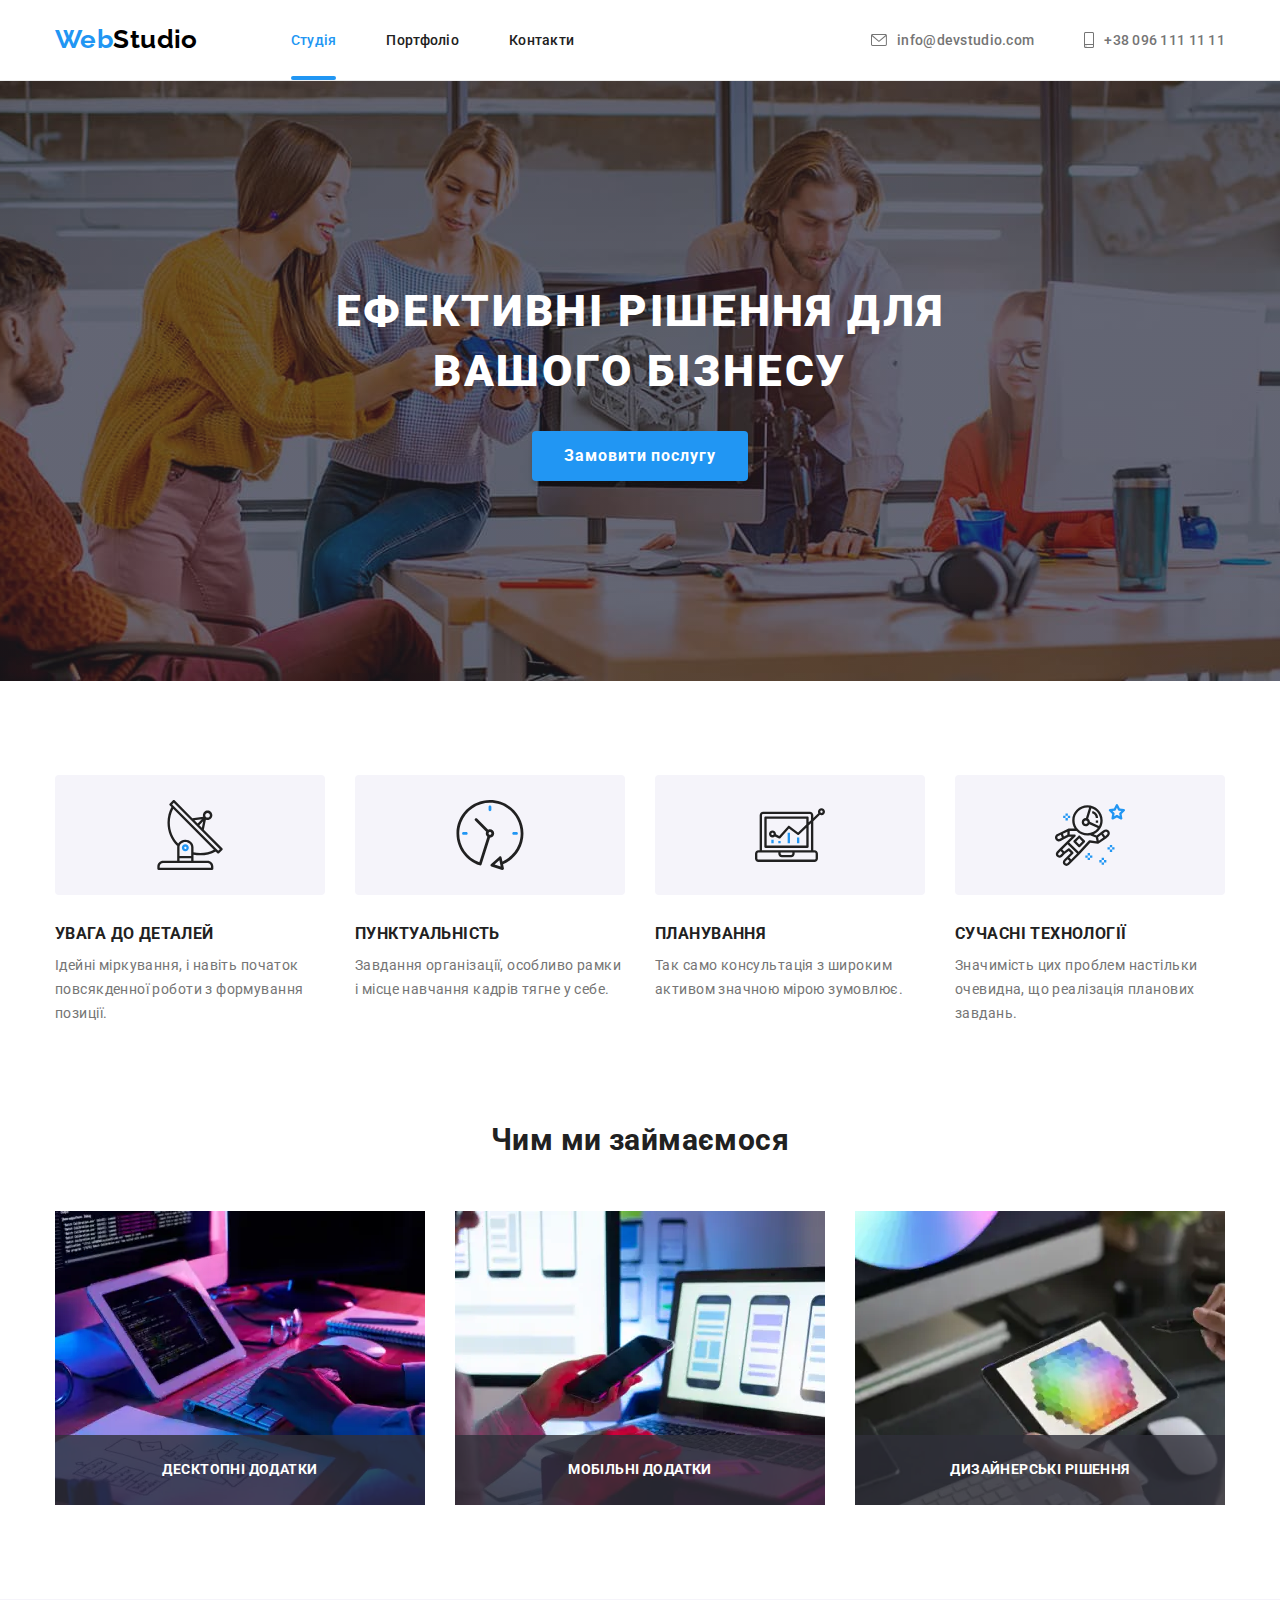
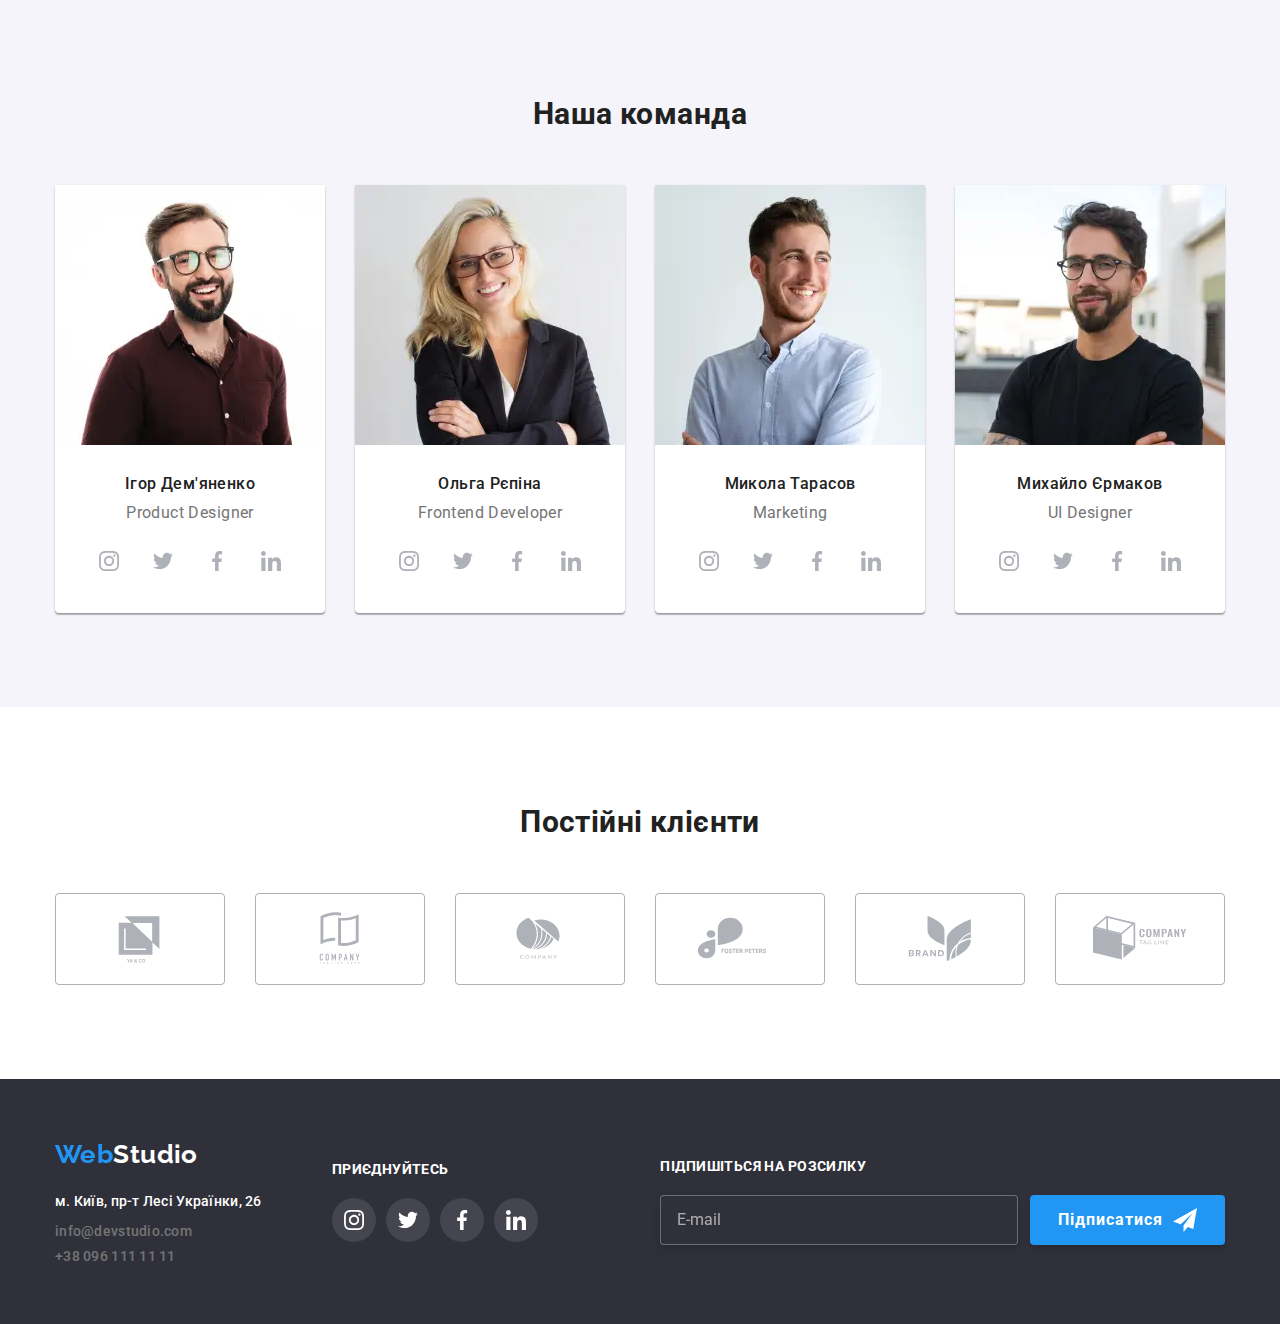
<file: index.html>
<!DOCTYPE html>
<html lang="uk">
<head>
    <meta charset="UTF-8">
    <meta http-equiv="X-UA-Compatible" content="IE=edge">
    <meta name="viewport" content="width=device-width, initial-scale=1.0">
    <title>Студія</title>
    <link rel="preconnect" href="https://fonts.googleapis.com">
    <link rel="preconnect" href="https://fonts.gstatic.com" crossorigin>
    <link href="https://fonts.googleapis.com/css2?family=Raleway:wght@700&family=Roboto:wght@400;500;700;900&display=swap"
        rel="stylesheet">
    <link rel="stylesheet" href="https://cdnjs.cloudflare.com/ajax/libs/modern-normalize/1.1.0/modern-normalize.min.css">
    <link rel="stylesheet" href="./css/main.min.css">
</head>
<body>
    <header class="page-header">
        <div class="container page-header__container">
            <nav class="page-navigation">
                <a class="logo page-navigation__logo" href="./index.html"><span class="logo_accent">Web</span>Studio</a>
                <ul class="menu list">
                    <li class="menu__item">
                        <a class="menu__link menu__link_current link" href="./index.html">Студія</a>
                    </li>
                    <li class="menu__item">
                        <a class="menu__link link" href="./portfolio.html">Портфоліо</a>
                    </li>
                    <li class="menu__item">
                        <a class="menu__link link" href="#">Контакти</a>
                    </li>
                </ul>
            </nav>
            <ul class="contact__list list">
                <li class="contact__item">
                    <a class="contact__link link" href="mailto:info@devstudio.com">
                        <svg class="contact__icon icon" width="16" height="12">
                            <use href="./imeges/symbol-defs.svg#icon-envelope"></use>
                        </svg> info@devstudio.com</a>
                </li>
                <li class="contact__item">
                    <a class="contact__link link" href="tel:+380961111111">
                        <svg class="contact__icon icon" width="10" height="16">
                            <use href="./imeges/symbol-defs.svg#icon-smartphone"></use>
                        </svg> +38 096 111 11 11</a>
                </li>
            </ul>
            <button class="menu__button js-open-menu" type="button">
                <svg class="icon" width="40" height="40" aria-label="Відкриття мобільного меню">
                    <use class="menu__icon" href="./imeges/symbol-defs.svg#icon-menu"></use>
                </svg>
            </button>
        </div>
        <div class="mobile-menu__wrapper js-menu-container">
            <div class="mobile-menu__container">
                <button class="menu__button js-close-menu" type="button">
                    <svg class="icon" width="40" height="40" aria-label="Закриття мобільного меню">
                        <use class="menu__close-icon" href="./imeges/symbol-defs.svg#icon-menu-close"></use>
                    </svg>
                </button>
                <ul class="mobile-menu list">
                    <li class="mobile-menu__item">
                        <a class="mobile-menu__link mobile-menu__link_current link" href="./index.html">Студія</a>
                    </li>
                    <li class="mobile-menu__item">
                        <a class="mobile-menu__link link" href="./portfolio.html">Портфоліо</a>
                    </li>
                    <li class="mobile-menu__item">
                        <a class="mobile-menu__link link" href="#">Контакти</a>
                    </li>
                </ul>
                <ul class="contact__list list">
                    <li class="contact__item">
                        <a class="contact__link link" href="mailto:info@devstudio.com">info@devstudio.com</a>
                    </li>
                    <li class="contact__item">
                        <a class="contact__link link" href="tel:+380961111111">+38 096 111 11 11</a>
                    </li>
                </ul>
                <ul class="social-list list">
                    <li class="social-list__item">
                        <a class="social-list__link link" href="#">Instagram</a>
                    </li>
                    <li class="social-list__item">
                        <a class="social-list__link link" href="#">Twitter</a>
                    </li>
                    <li class="social-list__item">
                        <a class="social-list__link link" href="#">Facebook</a>
                    </li>
                    <li class="social-list__item">
                        <a class="social-list__link link" href="#">LinkedIn</a>
                    </li>
                </ul>
            </div>
        </div>
    </header>
   <main class="main">
        <!------ hero section----->
        <section class="hero-section section">
            <div class="container">
                <h1 class="hero-section__title">Ефективні рішення для вашого бізнесу</h1>
                <button class="hero-section__button button" type="button" data-modal-open>Замовити послугу</button>
            </div>
        </section>
        <!------ our features section----->
        <section class="features features-section section">
            <div class="container">
                <h2 class="visually-hidden">Особливості</h2>
                <ul class="features__list list">
                    <li class="features__item">
                        <div class="features__icon">
                            <svg width="70" height="70">
                                <use href="./imeges/symbol-defs.svg#icon-antenna"></use>
                            </svg>
                        </div>
                        <h3 class="features__item-title">УВАГА ДО ДЕТАЛЕЙ</h3>
                        <p class="feature__item-description">Ідейні міркування, і навіть початок повсякденної роботи з формування позиції.</p>
                    </li>
                    <li class="features__item">
                        <div class="features__icon">
                            <svg width="70" height="70">
                                <use href="./imeges/symbol-defs.svg#icon-clock"></use>
                            </svg>
                        </div>
                        <h3 class="features__item-title">ПУНКТУАЛЬНІСТЬ</h3>
                        <p class="feature__item-description">Завдання організації, особливо рамки і місце навчання кадрів тягне у себе.</p>
                    </li>
                    <li class="features__item">
                        <div class="features__icon">
                            <svg width="70" height="70">
                                <use href="./imeges/symbol-defs.svg#icon-diagram"></use>
                            </svg>
                        </div>
                        <h3 class="features__item-title">ПЛАНУВАННЯ</h3>
                        <p class="feature__item-description">Так само консультація з широким активом значною мірою зумовлює.</p>
                    </li>
                    <li class="features__item">
                        <div class="features__icon">
                            <svg width="70" height="70">
                                <use href="./imeges/symbol-defs.svg#icon-astronaut"></use>
                            </svg>
                        </div>
                        <h3 class="features__item-title">СУЧАСНІ ТЕХНОЛОГІЇ</h3>
                        <p class="feature__item-description">Значимість цих проблем настільки очевидна, що реалізація планових завдань.</p>
                    </li>
                </ul>
            </div>
        </section>
        <!------- what are we doing section --------->
        <section class="works section">
            <div class="container">
                <h2 class="section-title">Чим ми займаємося</h2>
                <ul class="works__list list">
                    <li class="works__item">
                        <picture>
                            <source srcset="./imeges/desktop/work-box-1.webp 1x, ./imeges/desktop/work-box-1@2x.webp 2x" type="image/webp">
                            <source srcset="./imeges/desktop/work-box-1.jpg 1x, ./imeges/desktop/work-box-1@2x.jpg 2x">
                            <img src="./imeges/desktop/work-box-1.jpg" alt="Програміст працює за столом в офісі" width="370" height="294">
                        </picture>
                        
                        <p class="works__item-label">Десктопні додатки</p>
                    </li>
                    <li class="works__item">
                        <picture>
                            <source srcset="./imeges/desktop/work-box-2.webp 1x, ./imeges/desktop/work-box-2@2x.webp 2x" type="image/webp">
                            <source srcset="./imeges/desktop/work-box-2.jpg 1x, ./imeges/desktop/work-box-2@2x.jpg 2x">
                            <img src="./imeges/desktop/work-box-2.jpg" alt="Команда творців працює над інтерфейсом для мобільних телефонів" width="370"
                                height="294">
                        </picture>
                        
                        <p class="works__item-label">Мобільні додатки</p>
                    </li>
                    <li class="works__item">
                        <picture>
                            <source srcset="./imeges/desktop/work-box-3.webp 1x, ./imeges/desktop/work-box-3@2x.webp 2x" type="image/webp">
                            <source srcset="./imeges/desktop/work-box-3.jpg 1x, ./imeges/desktop/work-box-3@2x.jpg 2x">
                            <img src="./imeges/desktop/work-box-3.jpg" alt="Креативний художник веб-дизайну з робочим графічним планшетом для вибору кольору"
                                width="370" height="294">
                        </picture>
                        
                        <p class="works__item-label">Дизайнерські рішення</p>
                    </li>
                </ul>
            </div>
        </section>
        <!-------- our team --------->
        <section class="team section">
            <div class="container">
                <h2 class="section-title">Наша команда</h2>
                <ul class="team__list list">
                    <li class="team__card">
                        <picture>
                            <source srcset="./imeges/desktop/team-card-1.webp 1x, ./imeges/desktop/team-card-1@2x.webp 2x"
                                media="(min-width: 1200px)" type="image/webp">
                            <source srcset="./imeges/desktop/team-card-1.jpg 1x, ./imeges/desktop/team-card-1@2x.jpg 2x" media="(min-width: 1200px)">
                            <source srcset="./imeges/tablet/team-card-1.webp 1x, ./imeges/tablet/team-card-1@2x.webp 2x" media="(min-width: 768px)"
                                type="image/webp">
                            <source srcset="./imeges/tablet/team-card-1.jpg 1x, ./imeges/tablet/team-card-1@2x.jpg 2x" media="(min-width: 768px)">
                            <source srcset="./imeges/mobile/team-card-1.webp 1x, ./imeges/mobile/team-card-1@2x.webp 2x"
                                media="(max-width: 767px)" type="image/webp">
                            <source srcset="./imeges/mobile/team-card-1.jpg 1x, ./imeges/mobile/team-card-1@2x.jpg 2x" media="(max-width: 767px)">
                            
                            <img class="team__card-img" src="./imeges/mobile/team-card-1.jpg" alt="Фото Ігоря">
                        </picture>
                        
                        <h3 class="team__card-title">Ігор Дем'яненко</h3>
                        <p class="team__card-description" lang="en">Product Designer</p>
                        <ul class="social-list list">
                            <li class="social-list__item">
                                <a class="social-list__link link" href="#">
                                    <svg class="social-list__icon icon" width="20" height="20">
                                        <use href="./imeges/symbol-defs.svg#icon-instagram"></use>
                                    </svg>
                                </a>
                            </li>
                            <li class="social-list__item">
                                <a class="social-list__link link" href="#">
                                    <svg class="social-list__icon icon" width="20" height="20">
                                        <use href="./imeges/symbol-defs.svg#icon-twitter"></use>
                                    </svg>
                                </a>
                            </li>
                            <li class="social-list__item">
                                <a class="social-list__link link" href="#">
                                    <svg class="social-list__icon icon" width="20" height="20">
                                        <use href="./imeges/symbol-defs.svg#icon-facebook"></use>
                                    </svg>
                                </a>
                            </li>
                            <li class="social-list__item">
                                <a class="social-list__link link" href="#">
                                    <svg class="social-list__icon icon" width="20" height="20">
                                        <use href="./imeges/symbol-defs.svg#icon-linkedin"></use>
                                    </svg>
                                </a>
                            </li>
                        </ul>
                    </li>
                    <li class="team__card">
                        <picture>
                            <source srcset="./imeges/desktop/team-card-2.webp 1x, ./imeges/desktop/team-card-2@2x.webp 2x"
                                media="(min-width: 1200px)" type="image/webp">
                            <source srcset="./imeges/desktop/team-card-2.jpg 1x, ./imeges/desktop/team-card-2@2x.jpg 2x" media="(min-width: 1200px)">
                            <source srcset="./imeges/tablet/team-card-2.webp 1x, ./imeges/tablet/team-card-2@2x.webp 2x" media="(min-width: 768px)"
                                type="image/webp">
                            <source srcset="./imeges/tablet/team-card-2.jpg 1x, ./imeges/tablet/team-card-2@2x.jpg 2x" media="(min-width: 768px)">
                            <source srcset="./imeges/mobile/team-card-2.webp 1x, ./imeges/mobile/team-card-2@2x.webp 2x" media="(max-width: 767px)"
                                type="image/webp">
                            <source srcset="./imeges/mobile/team-card-2.jpg 1x, ./imeges/mobile/team-card-2@2x.jpg 2x" media="(max-width: 767px)">
                            <img class="team__card-img" src="./imeges/mobile/team-card-2.jpg" alt="Фото Ольги">
                        </picture>
                        <h3 class="team__card-title">Ольга Рєпіна</h3>
                        <p class="team__card-description" lang="en">Frontend Developer</p>
                        <ul class="social-list list">
                            <li class="social-list__item">
                                <a class="social-list__link link" href="#">
                                    <svg class="social-list__icon icon" width="20" height="20">
                                        <use href="./imeges/symbol-defs.svg#icon-instagram"></use>
                                    </svg>
                                </a>
                            </li>
                            <li class="social-list__item">
                                <a class="social-list__link link" href="#">
                                    <svg class="social-list__icon icon" width="20" height="20">
                                        <use href="./imeges/symbol-defs.svg#icon-twitter"></use>
                                    </svg>
                                </a>
                            </li>
                            <li class="social-list__item">
                                <a class="social-list__link link" href="#">
                                    <svg class="social-list__icon icon" width="20" height="20">
                                        <use href="./imeges/symbol-defs.svg#icon-facebook"></use>
                                    </svg>
                                </a>
                            </li>
                            <li class="social-list__item">
                                <a class="social-list__link link" href="#">
                                    <svg class="social-list__icon icon" width="20" height="20">
                                        <use href="./imeges/symbol-defs.svg#icon-linkedin"></use>
                                    </svg>
                                </a>
                            </li>
                        </ul>
                    </li>
                    <li class="team__card">
                        <picture>
                            <source srcset="./imeges/desktop/team-card-3.webp 1x, ./imeges/desktop/team-card-3@2x.webp 2x"
                                media="(min-width: 1200px)" type="image/webp">
                            <source srcset="./imeges/desktop/team-card-3.jpg 1x, ./imeges/desktop/team-card-3@2x.jpg 2x"
                                media="(min-width: 1200px)">
                            <source srcset="./imeges/tablet/team-card-3.webp 1x, ./imeges/tablet/team-card-3@2x.webp 2x" media="(min-width: 768px)"
                                type="image/webp">
                            <source srcset="./imeges/tablet/team-card-3.jpg 1x, ./imeges/tablet/team-card-3@2x.jpg 2x" media="(min-width: 768px)">
                            <source srcset="./imeges/mobile/team-card-3.webp 1x, ./imeges/mobile/team-card-3@2x.webp 2x" media="(max-width: 767px)"
                                type="image/webp">
                            <source srcset="./imeges/mobile/team-card-3.jpg 1x, ./imeges/mobile/team-card-3@2x.jpg 2x"
                                media="(max-width: 767px)">
                            <img class="team__card-img" src="./imeges/mobile/team-card-3.jpg" alt="Фото Миколи">
                        </picture>
                        <h3 class="team__card-title">Микола Тарасов</h3>
                        <p class="team__card-description" lang="en">Marketing</p>
                        <ul class="social-list list">
                            <li class="social-list__item">
                                <a class="social-list__link link" href="#">
                                    <svg class="social-list__icon icon" width="20" height="20">
                                        <use href="./imeges/symbol-defs.svg#icon-instagram"></use>
                                    </svg>
                                </a>
                            </li>
                            <li class="social-list__item">
                                <a class="social-list__link link" href="#">
                                    <svg class="social-list__icon icon" width="20" height="20">
                                        <use href="./imeges/symbol-defs.svg#icon-twitter"></use>
                                    </svg>
                                </a>
                            </li>
                            <li class="social-list__item">
                                <a class="social-list__link link" href="#">
                                    <svg class="social-list__icon icon" width="20" height="20">
                                        <use href="./imeges/symbol-defs.svg#icon-facebook"></use>
                                    </svg>
                                </a>
                            </li>
                            <li class="social-list__item">
                                <a class="social-list__link link" href="#">
                                    <svg class="social-list__icon icon" width="20" height="20">
                                        <use href="./imeges/symbol-defs.svg#icon-linkedin"></use>
                                    </svg>
                                </a>
                            </li>
                        </ul>
                    </li>
                    <li class="team__card">
                        <picture>
                            <source srcset="./imeges/desktop/team-card-4.webp 1x, ./imeges/desktop/team-card-4@2x.webp 2x"
                                media="(min-width: 1200px)" type="image/webp">
                            <source srcset="./imeges/desktop/team-card-4.jpg 1x, ./imeges/desktop/team-card-4@2x.jpg 2x"
                                media="(min-width: 1200px)">
                            <source srcset="./imeges/tablet/team-card-4.webp 1x, ./imeges/tablet/team-card-4@2x.webp 2x" media="(min-width: 768px)"
                                type="image/webp">
                            <source srcset="./imeges/tablet/team-card-4.jpg 1x, ./imeges/tablet/team-card-4@2x.jpg 2x" media="(min-width: 768px)">
                            <source srcset="./imeges/mobile/team-card-4.webp 1x, ./imeges/mobile/team-card-4@2x.webp 2x" media="(max-width: 767px)"
                                type="image/webp">
                            <source srcset="./imeges/mobile/team-card-4.jpg 1x, ./imeges/mobile/team-card-4@2x.jpg 2x"
                                media="(max-width: 767px)">
                            <img class="team__card-img" src="./imeges/mobile/team-card-4.jpg" alt="Фото Михайла">
                        </picture>
                        <h3 class="team__card-title">Михайло Єрмаков</h3>
                        <p class="team__card-description" lang="en">UI Designer</p>
                        <ul class="social-list list">
                            <li class="social-list__item">
                                <a class="social-list__link link" href="#">
                                    <svg class="social-list__icon icon" width="20" height="20">
                                        <use href="./imeges/symbol-defs.svg#icon-instagram"></use>
                                    </svg>
                                </a>
                            </li>
                            <li class="social-list__item">
                                <a class="social-list__link link" href="#">
                                    <svg class="social-list__icon icon" width="20" height="20">
                                        <use href="./imeges/symbol-defs.svg#icon-twitter"></use>
                                    </svg>
                                </a>
                            </li>
                            <li class="social-list__item">
                                <a class="social-list__link link" href="#">
                                    <svg class="social-list__icon icon" width="20" height="20">
                                        <use href="./imeges/symbol-defs.svg#icon-facebook"></use>
                                    </svg>
                                </a>
                            </li>
                            <li class="social-list__item">
                                <a class="social-list__link link" href="#">
                                    <svg class="social-list__icon icon" width="20" height="20">
                                        <use href="./imeges/symbol-defs.svg#icon-linkedin"></use>
                                    </svg>
                                </a>
                            </li>
                        </ul>
                    </li>
                </ul>
            </div>
        </section>
        <!-------- clients --------->
        <section class="section clients">
            <div class="container">
                <h2 class="section-title">Постійні клієнти</h2>
                <ul class="clients__list list">
                    <li class="clients__item">
                        <a class="clients__link" href="#">
                            <svg class="clients__icon icon" width="106" height="60">
                                <use href="./imeges/symbol-defs.svg#icon-client-1"></use>
                            </svg>
                        </a>
                    </li>
                    <li class="clients__item">
                        <a class="clients__link" href="#">
                            <svg class="clients__icon icon" width="106" height="60">
                                <use href="./imeges/symbol-defs.svg#icon-client-2"></use>
                            </svg>
                        </a>
                    </li>
                    <li class="clients__item">
                        <a class="clients__link" href="#">
                            <svg class="clients__icon icon" width="106" height="60">
                                <use href="./imeges/symbol-defs.svg#icon-client-3"></use>
                            </svg>
                        </a>
                    </li>
                    <li class="clients__item">
                        <a class="clients__link" href="#">
                            <svg class="clients__icon icon" width="106" height="60">
                                <use href="./imeges/symbol-defs.svg#icon-client-4"></use>
                            </svg>
                        </a>
                    </li>
                    <li class="clients__item">
                        <a class="clients__link" href="#">
                            <svg class="socials__icon icon" width="106" height="60">
                                <use href="./imeges/symbol-defs.svg#icon-client-5"></use>
                            </svg>
                        </a>
                    </li>
                    <li class="clients__item">
                        <a class="clients__link" href="#">
                            <svg class="clients__icon icon" width="106" height="60">
                                <use href="./imeges/symbol-defs.svg#icon-client-6"></use>
                            </svg>
                        </a>
                    </li>
                </ul>
            </div>
        </section>
   </main>
   <footer class="footer">
        <div class="container">
            <ul class="footer__contacts-list list">
                <li class="footer__contacts-item">
                    <a class="logo footer-logo" href="./index.html"><span class="logo_accent">Web</span>Studio</a>
                    <address class="address">
                        <a class="address__link link" target="_blank" rel="noopener noreferrer nofollow" href="https://goo.gl/maps/qot3qRzTmTnnyJev7">м. Київ, пр-т Лесі Українки, 26</a> 
                    </address>
                    <ul class="contact__list list">
                        <li class="contact__item">
                            <a class="contact__link link" href="mailto:info@devstudio.com">info@devstudio.com</a>
                        </li>
                        <li class="contact__item">
                            <a class="contact__link link" href="tel:+380961111111">+38 096 111 11 11</a>
                        </li>
                    </ul>
                </li>
                <li class="footer__contacts-item">
                    <p class="appeals">приєднуйтесь</p>
                    <ul class="social-list list">
                        <li class="social-list__item">
                            <a class="social-list__link link" href="#">
                                <svg class="social-list__icon icon" width="20" height="20">
                                    <use href="./imeges/symbol-defs.svg#icon-instagram"></use>
                                </svg>
                            </a>
                        </li>
                        <li class="social-list__item">
                            <a class="social-list__link link" href="#">
                                <svg class="social-list__icon icon" width="20" height="20">
                                    <use href="./imeges/symbol-defs.svg#icon-twitter"></use>
                                </svg>
                            </a>
                        </li>
                        <li class="social-list__item">
                            <a class="social-list__link link" href="#">
                                <svg class="social-list__icon icon" width="20" height="20">
                                    <use href="./imeges/symbol-defs.svg#icon-facebook"></use>
                                </svg>
                            </a>
                        </li>
                        <li class="social-list__item">
                            <a class="social-list__link link" href="#">
                                <svg class="social-list__icon icon" width="20" height="20">
                                    <use href="./imeges/symbol-defs.svg#icon-linkedin"></use>
                                </svg>
                            </a>
                        </li>
                    </ul>
                </li>
                <li class="footer__contacts-item">
                    <p class="appeals">Підпишіться на розсилку</p>
                    <form class="subscribe-form">  
                        <span class="subscribe-form__input-wrapper">
                            <input class="subscribe-form__input" name="subscribe_email" type="email" required placeholder="E-mail">
                        </span>
                        <button class="subscribe__button button" type="submit">Підписатися
                             <svg class="subscribe__button-send-icon icon" width="24" height="24">
                                <use href="./imeges/symbol-defs.svg#icon-send"></use>
                            </svg>
                        </button>
                    </form>
                </li>
            </ul>
        </div>
   </footer>
   <div class="backdrop is-hidden" data-modal>
        <div class="modal">
            <button class="modal__close-button" type="button" data-modal-close >
                <svg class="modal__close-icon icon" width="18" height="18">
                    <use href="./imeges/symbol-defs.svg#icon-close-modal"></use>
                </svg>
            </button>
            <p class="modal-form-title">Залиште свої дані, ми вам передзвонимо</p>
            <form class="modal-form">
                <label class="modal-form__field">
                    <span class="modal-form__field-desc">Ім'я</span>
                    <span class="modal-form__input-wrapper">
                        <input type="text" class="modal-form__input" name="user_name" required pattern="[a-zA-Zа-яА-ЯіІїЇ]+">
                        <svg class="modal-form__icon icon" width="18" height="18">
                            <use href="./imeges/symbol-defs.svg#icon-person-form"></use>
                        </svg>
                    </span>
                </label>
                <label class="modal-form__field">
                    <span class="modal-form__field-desc">Телефон</span>
                    <span class="modal-form__input-wrapper">
                        <input type="tel" class="modal-form__input" name="user_phone" required pattern="[0-9]{3}-[0-9]{3}-[0-9]{2}-[0-9]{2}"
                            title="xxx-xxx-xx-xx">
                        <svg class="modal-form__icon icon" width="18" height="18">
                            <use href="./imeges/symbol-defs.svg#icon-phone-form"></use>
                        </svg>
                    </span>
                </label>
                <label class="modal-form__field">
                    <span class="modal-form__field-desc">Пошта</span>
                    <span class="modal-form__input-wrapper">
                        <input type="email" class="modal-form__input" name="user_email" required>
                        <svg class="modal-form__icon icon" width="18" height="18">
                            <use href="./imeges/symbol-defs.svg#icon-email-form"></use>
                        </svg>
                    </span>
                </label>
                <label class="modal-form__field">
                    <span class="modal-form__field-desc">Коментар</span>
                    <textarea name="user_message" class="modal-form__message" placeholder="Введіть текст"></textarea>
                </label>
                
                <label class="modal-form__check-field">
                    <input type="checkbox" class="modal-form__check" name="user_policy" required>
                    <svg class="modal-form__own-checkbox icon" width="11" height="8">
                        <use class="modal-form__own-checkbox-icon" href="./imeges/symbol-defs.svg#icon-check"></use>
                    </svg>
                    <svg class="modal-form__own-checkbox-border icon" width="16" height="15">
                        <use class="modal-form__own-checkbox-border-icon" href="./imeges/symbol-defs.svg#icon-checkbox-border"></use>
                    </svg>
                    Погоджуюся з розсилкою та приймаю&nbsp;<a class="modal-form__check-policy-link" href="#">Умови договору</a>
                </label>
                <button class="modal-form__button button" type="submit">Відправити</button>
            </form>
        </div>
   </div>
   <script src="./js/mobile-menu.js"></script>
    <script src="./js/modal.js"></script>
</body>
</html>
</file>
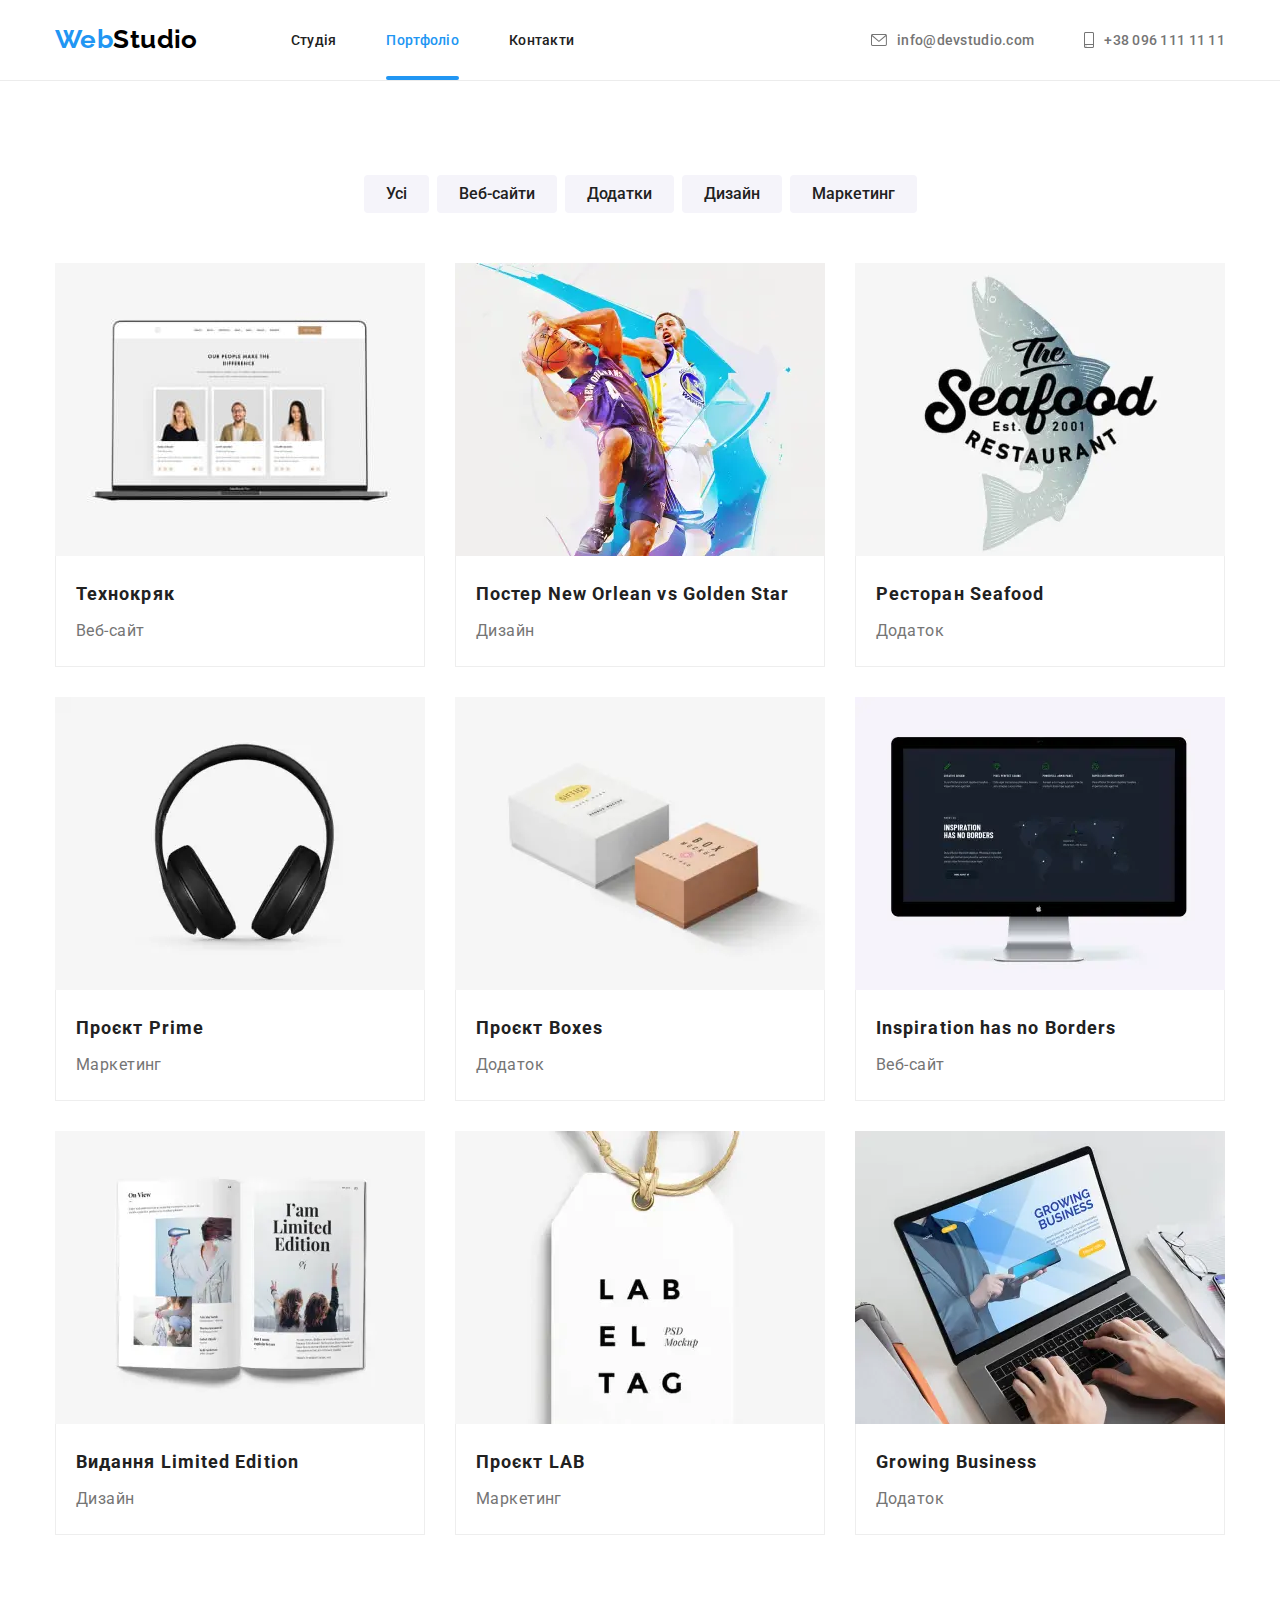
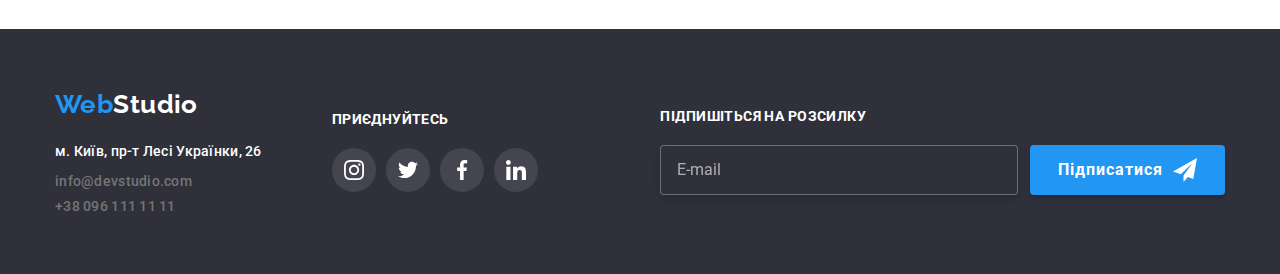
<file: portfolio.html>
<!DOCTYPE html>
<html lang="uk">

<head>
    <meta charset="UTF-8">
    <meta http-equiv="X-UA-Compatible" content="IE=edge">
    <meta name="viewport" content="width=device-width, initial-scale=1.0">
    <title>Портфоліо</title>
    <link rel="preconnect" href="https://fonts.googleapis.com">
    <link rel="preconnect" href="https://fonts.gstatic.com" crossorigin>
    <link href="https://fonts.googleapis.com/css2?family=Raleway:wght@700&family=Roboto:wght@400;500;700;900&display=swap"
        rel="stylesheet">
    <link rel="stylesheet" href="https://cdnjs.cloudflare.com/ajax/libs/modern-normalize/1.1.0/modern-normalize.min.css">
    <link rel="stylesheet" href="./css/main.min.css">
</head>

<body>
    <header class="page-header">
        <div class="container page-header__container">
            <nav class="page-navigation">
                <a class="logo page-navigation__logo" href="./index.html"><span class="logo_accent">Web</span>Studio</a>
                <ul class="menu list">
                    <li class="menu__item">
                        <a class="menu__link link" href="./index.html">Студія</a>
                    </li>
                    <li class="menu__item">
                        <a class="menu__link menu__link_current link" href="./portfolio.html">Портфоліо</a>
                    </li>
                    <li class="menu__item">
                        <a class="menu__link link" href="#">Контакти</a>
                    </li>
                </ul>
            </nav>
            <ul class="contact__list list">
                <li class="contact__item">
                    <a class="contact__link link" href="mailto:info@devstudio.com">
                        <svg class="contact__icon icon" width="16" height="12">
                            <use href="./imeges/symbol-defs.svg#icon-envelope"></use>
                        </svg> info@devstudio.com</a>
                </li>
                <li class="contact__item">
                    <a class="contact__link link" href="tel:+380961111111">
                        <svg class="contact__icon icon" width="10" height="16">
                            <use href="./imeges/symbol-defs.svg#icon-smartphone"></use>
                        </svg> +38 096 111 11 11</a>
                </li>
            </ul>
            <button class="menu__button js-open-menu" type="button">
                <svg class="icon" width="40" height="40" aria-label="Перемикач мобільного меню">
                    <use class="menu__icon" href="./imeges/symbol-defs.svg#icon-menu"></use>
                </svg>
            </button>
        </div>
        <div class="mobile-menu__wrapper js-menu-container">
            <div class="mobile-menu__container">
                <button class="menu__button js-close-menu" type="button">
                    <svg class="icon" width="40" height="40" aria-label="Перемикач мобільного меню">
                        <use class="menu__close-icon" href="./imeges/symbol-defs.svg#icon-menu-close"></use>
                    </svg>
                </button>
                <ul class="mobile-menu list">
                    <li class="mobile-menu__item">
                        <a class="mobile-menu__link link" href="./index.html">Студія</a>
                    </li>
                    <li class="mobile-menu__item">
                        <a class="mobile-menu__link mobile-menu__link_current link" href="./portfolio.html">Портфоліо</a>
                    </li>
                    <li class="mobile-menu__item">
                        <a class="mobile-menu__link link" href="#">Контакти</a>
                    </li>
                </ul>
                <ul class="contact__list list">
                    <li class="contact__item">
                        <a class="contact__link link" href="mailto:info@devstudio.com">info@devstudio.com</a>
                    </li>
                    <li class="contact__item">
                        <a class="contact__link link" href="tel:+380961111111">+38 096 111 11 11</a>
                    </li>
                </ul>
                <ul class="social-list list">
                    <li class="social-list__item">
                        <a class="social-list__link link" href="#">Instagram</a>
                    </li>
                    <li class="social-list__item">
                        <a class="social-list__link link" href="#">Twitter</a>
                    </li>
                    <li class="social-list__item">
                        <a class="social-list__link link" href="#">Facebook</a>
                    </li>
                    <li class="social-list__item">
                        <a class="social-list__link link" href="#">LinkedIn</a>
                    </li>
                </ul>
            </div>
        </div>
    </header>
    <main>
        <section class="section">
           <div class="container">
                <h1 class="visually-hidden">Наші проекти</h1>
                <ul class="filter__list list">
                    <li class="filter__item">
                        <button class="filter__button button" type="button">Усі</button>
                    </li>
                    <li class="filter__item">
                        <button class="filter__button button" type="button">Веб-сайти</button>
                    </li>
                    <li class="filter__item">
                        <button class="filter__button button" type="button">Додатки</button>
                    </li>
                    <li class="filter__item">
                        <button class="filter__button button" type="button">Дизайн</button>
                    </li>
                    <li class="filter__item">
                        <button class="filter__button button" type="button">Маркетинг</button>
                    </li>
                </ul>
                <ul class="project__list list">
                    <li class="project__card">
                       <a class="project__link" href="#">
                            <div class="project__thumb" >
                                <picture>
                                    <source srcset="./imeges/desktop/project-1.jpg 1x, ./imeges/desktop/project-1@2x.jpg 2x"
                                        media="(min-width: 1200px)">
                                    <source srcset="./imeges/desktop/project-1.webp 1x, ./imeges/desktop/project-1@2x.webp 2x"
                                        media="(min-width: 1200px)" type="image/webp">
                                    <source srcset="./imeges/tablet/project-1.jpg 1x, ./imeges/tablet/project-1@2x.jpg 2x"
                                        media="(min-width: 768px)">
                                    <source srcset="./imeges/tablet/project-1.webp 1x, ./imeges/tablet/project-1@2x.webp 2x"
                                        media="(min-width: 768px)" type="image/webp">
                                    <source srcset="./imeges/mobile/project-1.jpg 1x, ./imeges/mobile/project-1@2x.jpg 2x"
                                        media="(max-width: 767px)">
                                    <source srcset="./imeges/mobile/project-1.webp 1x, ./imeges/mobile/project-1@2x.webp 2x"
                                        media="(max-width: 767px)" type="image/webp">
                                    <img class="project__thumb-img" src="./imeges/mobile/project-1.jpg" alt="Ноутбук з веб-сайтом на екрані.">
                                </picture>
                                
                                <p class="project__thumb-overlay">Ресурс пропонує комплексні пропозиції з різним рівнем функціоналу та сервісів. Все це дозволить відвідувачу отримати
                                    вичерпні відомості про компанію чи приватну особу.</p>
                            </div>
                            <div class="project__card-border">
                                <h2 class="project__card-title">Технокряк</h2>
                                <p class="project__card-disc">Веб-сайт</p>
                            </div>
                       </a>
                    </li>
                    <li class="project__card">
                        <a class="project__link" href="#">
                            <div class="project__thumb" >
                                <picture>
                                    <source srcset="./imeges/desktop/project-2.webp 1x, ./imeges/desktop/project-2@2x.webp 2x" media="(min-width: 1200px)"
                                        type="image/webp">
                                    <source srcset="./imeges/desktop/project-2.jpg 1x, ./imeges/desktop/project-2@2x.jpg 2x"
                                        media="(min-width: 1200px)">
                                    <source srcset="./imeges/tablet/project-2.webp 1x, ./imeges/tablet/project-2@2x.webp 2x" media="(min-width: 768px)"
                                        type="image/webp">
                                    <source srcset="./imeges/tablet/project-2.jpg 1x, ./imeges/tablet/project-2@2x.jpg 2x" media="(min-width: 768px)">
                                    <source srcset="./imeges/mobile/project-2.webp 1x, ./imeges/mobile/project-2@2x.webp 2x" media="(max-width: 767px)"
                                        type="image/webp">
                                    <source srcset="./imeges/mobile/project-2.jpg 1x, ./imeges/mobile/project-2@2x.jpg 2x" media="(max-width: 767px)">
                                    <img class="project__thumb-img" src="./imeges/mobile/project-2.jpg" alt="Два баскетболіста боряться за м'яч.">
                                </picture>
                                
                                <p class="project__thumb-overlay">Ресурс пропонує комплексні пропозиції з різним рівнем функціоналу та сервісів. Все це дозволить відвідувачу отримати
                                    вичерпні відомості про компанію чи приватну особу.</p>
                            </div>
                            <div class="project__card-border">
                                <h2 class="project__card-title">Постер New Orlean vs Golden Star</h2>
                                <p class="project__card-disc">Дизайн</p>
                            </div>
                        </a>
                    </li>
                    <li class="project__card">
                        <a class="project__link" href="#">
                            <div class="project__thumb" >
                                <picture>
                                    <source srcset="./imeges/desktop/project-3.webp 1x, ./imeges/desktop/project-3@2x.webp 2x" media="(min-width: 1200px)"
                                        type="image/webp">
                                    <source srcset="./imeges/desktop/project-3.jpg 1x, ./imeges/desktop/project-3@2x.jpg 2x"
                                        media="(min-width: 1200px)">
                                    <source srcset="./imeges/tablet/project-3.webp 1x, ./imeges/tablet/project-3@2x.webp 2x" media="(min-width: 768px)"
                                        type="image/webp">
                                    <source srcset="./imeges/tablet/project-3.jpg 1x, ./imeges/tablet/project-3@2x.jpg 2x" media="(min-width: 768px)">
                                    <source srcset="./imeges/mobile/project-3.webp 1x, ./imeges/mobile/project-3@2x.webp 2x" media="(max-width: 767px)"
                                        type="image/webp">
                                    <source srcset="./imeges/mobile/project-3.jpg 1x, ./imeges/mobile/project-3@2x.jpg 2x" media="(max-width: 767px)">
                                    
                                    <img class="project__thumb-img" src="./imeges/mobile/project-3.jpg" alt="Логотип з рибою.">
                                </picture>
                                
                                <p class="project__thumb-overlay">Ресурс пропонує комплексні пропозиції з різним рівнем функціоналу та сервісів. Все це дозволить відвідувачу отримати
                                    вичерпні відомості про компанію чи приватну особу.</p>
                            </div>
                            <div class="project__card-border">
                                <h2 class="project__card-title">Ресторан Seafood</h2>
                                <p class="project__card-disc">Додаток</p>
                            </div>
                        </a>
                    </li>
                    <li class="project__card">
                        <a class="project__link" href="#">
                            <div class="project__thumb" >
                                <picture>
                                    <source srcset="./imeges/desktop/project-4.webp 1x, ./imeges/desktop/project-4@2x.webp 2x" media="(min-width: 1200px)"
                                        type="image/webp">
                                    <source srcset="./imeges/desktop/project-4.jpg 1x, ./imeges/desktop/project-4@2x.jpg 2x"
                                        media="(min-width: 1200px)">
                                    <source srcset="./imeges/tablet/project-4.webp 1x, ./imeges/tablet/project-4@2x.webp 2x" media="(min-width: 768px)"
                                        type="image/webp">
                                    <source srcset="./imeges/tablet/project-4.jpg 1x, ./imeges/tablet/project-4@2x.jpg 2x" media="(min-width: 768px)">
                                    <source srcset="./imeges/mobile/project-4.webp 1x, ./imeges/mobile/project-4@2x.webp 2x" media="(max-width: 767px)"
                                        type="image/webp">
                                    <source srcset="./imeges/mobile/project-4.jpg 1x, ./imeges/mobile/project-4@2x.jpg 2x" media="(max-width: 767px)">
                                    
                                    <img class="project__thumb-img" src="./imeges/mobile/project-4.jpg" alt="Чорні наушники.">
                                </picture>
                                
                                <p class="project__thumb-overlay">Ресурс пропонує комплексні пропозиції з різним рівнем функціоналу та сервісів. Все це дозволить відвідувачу отримати
                                    вичерпні відомості про компанію чи приватну особу.</p>
                            </div>
                            <div class="project__card-border">
                                <h2 class="project__card-title">Проєкт Prime</h2>
                                <p class="project__card-disc">Маркетинг</p>
                            </div>
                        </a>
                    </li>
                    <li class="project__card">
                        <a class="project__link" href="#">
                            <div class="project__thumb" >
                                <picture>
                                    <source srcset="./imeges/desktop/project-5.webp 1x, ./imeges/desktop/project-5@2x.webp 2x" media="(min-width: 1200px)"
                                        type="image/webp">
                                    <source srcset="./imeges/desktop/project-5.jpg 1x, ./imeges/desktop/project-5@2x.jpg 2x"
                                        media="(min-width: 1200px)">
                                    <source srcset="./imeges/tablet/project-5.webp 1x, ./imeges/tablet/project-5@2x.webp 2x" media="(min-width: 768px)"
                                        type="image/webp">
                                    <source srcset="./imeges/tablet/project-5.jpg 1x, ./imeges/tablet/project-5@2x.jpg 2x" media="(min-width: 768px)">
                                    <source srcset="./imeges/mobile/project-5.webp 1x, ./imeges/mobile/project-5@2x.webp 2x" media="(max-width: 767px)"
                                        type="image/webp">
                                    <source srcset="./imeges/mobile/project-5.jpg 1x, ./imeges/mobile/project-5@2x.jpg 2x" media="(max-width: 767px)">
                                    
                                    <img class="project__thumb-img" src="./imeges/mobile/project-5.jpg" alt="Дві коробки біла та коричнева.">
                                </picture>
                                
                                <p class="project__thumb-overlay">Ресурс пропонує комплексні пропозиції з різним рівнем функціоналу та сервісів. Все це дозволить відвідувачу отримати
                                    вичерпні відомості про компанію чи приватну особу.</p>
                            </div>
                            <div class="project__card-border">
                                <h2 class="project__card-title">Проєкт Boxes</h2>
                                <p class="project__card-disc">Додаток</p>
                            </div>
                        </a>
                    </li>
                    <li class="project__card">
                        <a class="project__link" href="#">
                            <div class="project__thumb" >
                                <picture>
                                    <source srcset="./imeges/desktop/project-6.webp 1x, ./imeges/desktop/project-6@2x.webp 2x" media="(min-width: 1200px)"
                                        type="image/webp">
                                    <source srcset="./imeges/desktop/project-6.jpg 1x, ./imeges/desktop/project-6@2x.jpg 2x"
                                        media="(min-width: 1200px)">
                                    <source srcset="./imeges/tablet/project-6.webp 1x, ./imeges/tablet/project-6@2x.webp 2x" media="(min-width: 768px)"
                                        type="image/webp">
                                    <source srcset="./imeges/tablet/project-6.jpg 1x, ./imeges/tablet/project-6@2x.jpg 2x" media="(min-width: 768px)">
                                    <source srcset="./imeges/mobile/project-6.webp 1x, ./imeges/mobile/project-6@2x.webp 2x" media="(max-width: 767px)"
                                        type="image/webp">
                                    <source srcset="./imeges/mobile/project-6.jpg 1x, ./imeges/mobile/project-6@2x.jpg 2x" media="(max-width: 767px)">
                                    <img class="project__thumb-img" src="./imeges/mobile/project-6.jpg" alt="Монітор з веб-сайтом на екрані.">
                                </picture>
                                <p class="project__thumb-overlay">Ресурс пропонує комплексні пропозиції з різним рівнем функціоналу та сервісів. Все це дозволить відвідувачу отримати
                                    вичерпні відомості про компанію чи приватну особу.</p>
                            </div>
                            <div class="project__card-border">
                                <h2 class="project__card-title">Inspiration has no Borders</h2>
                                <p class="project__card-disc">Веб-сайт</p>
                            </div>
                        </a>
                    </li>
                    <li class="project__card">
                        <a class="project__link" href="#">
                            <div class="project__thumb" >
                                <picture>
                                    <source srcset="./imeges/desktop/project-7.webp 1x, ./imeges/desktop/project-7@2x.webp 2x" media="(min-width: 1200px)"
                                        type="image/webp">
                                    <source srcset="./imeges/desktop/project-7.jpg 1x, ./imeges/desktop/project-7@2x.jpg 2x"
                                        media="(min-width: 1200px)">
                                    <source srcset="./imeges/tablet/project-7.webp 1x, ./imeges/tablet/project-7@2x.webp 2x" media="(min-width: 768px)"
                                        type="image/webp">
                                    <source srcset="./imeges/tablet/project-7.jpg 1x, ./imeges/tablet/project-7@2x.jpg 2x" media="(min-width: 768px)">
                                    <source srcset="./imeges/mobile/project-7.webp 1x, ./imeges/mobile/project-7@2x.webp 2x" media="(max-width: 767px)"
                                        type="image/webp">
                                    <source srcset="./imeges/mobile/project-7.jpg 1x, ./imeges/mobile/project-7@2x.jpg 2x" media="(max-width: 767px)">
                                    
                                    <img class="project__thumb-img" src="./imeges/mobile/project-7.jpg" alt="Розгорнутий журнал.">
                                </picture>
                                
                                <p class="project__thumb-overlay">Ресурс пропонує комплексні пропозиції з різним рівнем функціоналу та сервісів. Все це дозволить відвідувачу отримати
                                    вичерпні відомості про компанію чи приватну особу.</p>
                            </div>
                            <div class="project__card-border">
                                <h2 class="project__card-title">Видання Limited Edition</h2>
                                <p class="project__card-disc">Дизайн</p>
                            </div>
                        </a>
                    </li>
                    <li class="project__card">
                        <a class="project__link" href="#">
                            <div class="project__thumb" >
                                <picture>
                                    <source srcset="./imeges/desktop/project-8.webp 1x, ./imeges/desktop/project-8@2x.webp 2x" media="(min-width: 1200px)"
                                        type="image/webp">
                                    <source srcset="./imeges/desktop/project-8.jpg 1x, ./imeges/desktop/project-8@2x.jpg 2x"
                                        media="(min-width: 1200px)">
                                    <source srcset="./imeges/tablet/project-8.webp 1x, ./imeges/tablet/project-8@2x.webp 2x" media="(min-width: 768px)"
                                        type="image/webp">
                                    <source srcset="./imeges/tablet/project-8.jpg 1x, ./imeges/tablet/project-8@2x.jpg 2x" media="(min-width: 768px)">
                                    <source srcset="./imeges/mobile/project-8.webp 1x, ./imeges/mobile/project-8@2x.webp 2x" media="(max-width: 767px)"
                                        type="image/webp">
                                    <source srcset="./imeges/mobile/project-8.jpg 1x, ./imeges/mobile/project-8@2x.jpg 2x" media="(max-width: 767px)">
                                    
                                    <img class="project__thumb-img" src="./imeges/mobile/project-8.jpg" alt="Бирка з мотузкою">
                                </picture>
                                
                                <p class="project__thumb-overlay">Ресурс пропонує комплексні пропозиції з різним рівнем функціоналу та сервісів. Все це дозволить відвідувачу отримати
                                    вичерпні відомості про компанію чи приватну особу.</p>
                            </div>
                            <div class="project__card-border">
                                <h2 class="project__card-title">Проєкт LAB</h2>
                                <p class="project__card-disc">Маркетинг</p>
                            </div>
                        </a>
                    </li>
                    <li class="project__card">
                       <a class="project__link" href="#">
                            <div class="project__thumb" >
                                <picture>
                                    <source srcset="./imeges/desktop/project-9.webp 1x, ./imeges/desktop/project-9@2x.webp 2x" media="(min-width: 1200px)"
                                        type="image/webp">
                                    <source srcset="./imeges/desktop/project-9.jpg 1x, ./imeges/desktop/project-9@2x.jpg 2x"
                                        media="(min-width: 1200px)">
                                    <source srcset="./imeges/tablet/project-9.webp 1x, ./imeges/tablet/project-9@2x.webp 2x" media="(min-width: 768px)"
                                        type="image/webp">
                                    <source srcset="./imeges/tablet/project-9.jpg 1x, ./imeges/tablet/project-9@2x.jpg 2x" media="(min-width: 768px)">
                                    <source srcset="./imeges/mobile/project-9.webp 1x, ./imeges/mobile/project-9@2x.webp 2x" media="(max-width: 767px)"
                                        type="image/webp">
                                    <source srcset="./imeges/mobile/project-9.jpg 1x, ./imeges/mobile/project-9@2x.jpg 2x" media="(max-width: 767px)">
                                    
                                    <img class="project__thumb-img" src="./imeges/mobile/project-9.jpg"
                                        alt="На столі лежать документи,окуляри,телефон та ноутбук за яким працює чоловік.">
                                </picture>
                                
                                <p class="project__thumb-overlay">Ресурс пропонує комплексні пропозиції з різним рівнем функціоналу та сервісів. Все це дозволить відвідувачу отримати
                                    вичерпні відомості про компанію чи приватну особу.</p>
                            </div>
                            <div class="project__card-border">
                                <h2 class="project__card-title">Growing Business</h2>
                                <p class="project__card-disc">Додаток</p>
                            </div>
                       </a>
                    </li>
                </ul>
           </div>
        </section>
    </main>
<footer class="footer">
    <div class="container">
        <ul class="footer__contacts-list list">
            <li class="footer__contacts-item">
                <a class="logo footer-logo" href="./index.html"><span class="logo_accent">Web</span>Studio</a>
                <address class="address">
                    <a class="address__link link" target="_blank" rel="noopener noreferrer nofollow"
                        href="https://goo.gl/maps/qot3qRzTmTnnyJev7">м. Київ, пр-т Лесі Українки, 26</a>
                </address>
                <ul class="contact__list list">
                    <li class="contact__item">
                        <a class="contact__link link" href="mailto:info@devstudio.com">info@devstudio.com</a>
                    </li>
                    <li class="contact__item">
                        <a class="contact__link link" href="tel:+380961111111">+38 096 111 11 11</a>
                    </li>
                </ul>
            </li>
            <li class="footer__contacts-item">
                <p class="appeals">приєднуйтесь</p>
                <ul class="social-list list">
                    <li class="social-list__item">
                        <a class="social-list__link link" href="#">
                            <svg class="social-list__icon icon" width="20" height="20">
                                <use href="./imeges/symbol-defs.svg#icon-instagram"></use>
                            </svg>
                        </a>
                    </li>
                    <li class="social-list__item">
                        <a class="social-list__link link" href="#">
                            <svg class="social-list__icon icon" width="20" height="20">
                                <use href="./imeges/symbol-defs.svg#icon-twitter"></use>
                            </svg>
                        </a>
                    </li>
                    <li class="social-list__item">
                        <a class="social-list__link link" href="#">
                            <svg class="social-list__icon icon" width="20" height="20">
                                <use href="./imeges/symbol-defs.svg#icon-facebook"></use>
                            </svg>
                        </a>
                    </li>
                    <li class="social-list__item">
                        <a class="social-list__link link" href="#">
                            <svg class="social-list__icon icon" width="20" height="20">
                                <use href="./imeges/symbol-defs.svg#icon-linkedin"></use>
                            </svg>
                        </a>
                    </li>
                </ul>
            </li>
            <li class="footer__contacts-item">
                <p class="appeals">Підпишіться на розсилку</p>
                <form class="subscribe-form">
                    <span class="subscribe-form__input-wrapper">
                        <input class="subscribe-form__input" name="subscribe_email" type="email" required
                            placeholder="E-mail">
                    </span>
                    <button class="subscribe__button button" type="submit">Підписатися
                        <svg class="subscribe__button-send-icon icon" width="24" height="24">
                            <use href="./imeges/symbol-defs.svg#icon-send"></use>
                        </svg>
                    </button>
                </form>
            </li>
        </ul>
    </div>
</footer>
<script src="./js/mobile-menu.js"></script>
<script src="./js/modal.js"></script>
</body>

</html>
</file>
<file: css/main.min.css>
:root{--primary-font: "Roboto", sans-serif;--secondary-font: "Raleway", sans-serif;--primary-text-color: #212121;--secondary-text-color: #757575;--accent-color: #2196F3;--main-color: #ffffff;--primary-bg-color: #ffffff;--secondary-bg-color: #F5F4FA;--footer-bg-color: #2F303A;--primary-svg-color: #AFB1B8;--transition-dur-and-func: 250ms cubic-bezier(0.4, 0, 0.2, 1)}.visually-hidden{position:absolute;width:1px;height:1px;margin:-1px;border:0;padding:0;clip:rect(0 0 0 0);overflow:hidden}body{background-color:var(--primary-bg-color);color:var(--primary-text-color);font-family:var(--primary-font);font-size:14px;letter-spacing:.03em}h1,h2,h3,h4,h5,h6,ul,p{margin:0;padding:0}img{display:block;max-width:100%;height:auto}.link{text-decoration:none;color:var(--primary-text-color);font-size:14px;font-weight:500;line-height:1.1428571429;letter-spacing:.02em}.list{list-style:none;color:inherit}.button{border:none;border-radius:4px;cursor:pointer;font-family:inherit;color:var(--primary-text-color);background-color:var(--secondary-bg-color);font-size:16px;font-weight:500;line-height:1.625;text-align:center;transition:color var(--transition-dur-and-func),background-color var(--transition-dur-and-func),box-shadow var(--transition-dur-and-func)}.button:hover,.button:focus,.button:active{color:var(--main-color);background-color:var(--accent-color);box-shadow:0px 3px 1px rgba(0,0,0,.1),0px 1px 2px rgba(0,0,0,.08),0px 2px 2px rgba(0,0,0,.12)}.icon{fill:currentColor}.section{padding-top:60px;padding-bottom:60px}@media screen and (min-width: 1200px){.section{padding-top:94px;padding-bottom:94px}}.container{padding-right:15px;padding-left:15px}@media screen and (min-width: 480px){.container{width:480px;margin-right:auto;margin-left:auto}}@media screen and (min-width: 768px){.container{width:768px}}@media screen and (min-width: 1200px){.container{width:1200px}}.menu__link_current,.mobile-menu__link_current{color:var(--accent-color)}@media screen and (min-width: 768px){.menu__link_current::after,.mobile-menu__link_current::after{position:absolute;bottom:0;left:0;content:"";width:100%;height:4px;background-color:var(--accent-color);border-radius:2px}}.logo_accent{color:var(--accent-color)}.logo{text-decoration:none;color:#000;font-family:var(--secondary-font);font-size:24px;font-weight:700;line-height:1.1666666667}@media screen and (min-width: 1200px){.logo{font-size:26px;font-weight:700;line-height:1.1923076923}}.page-navigation__logo{padding-top:16px;padding-bottom:16px}@media screen and (min-width: 768px){.page-navigation__logo{margin-right:87px;padding-top:26px;padding-bottom:26px}}@media screen and (min-width: 1200px){.page-navigation__logo{margin-right:93px;padding-top:24px;padding-bottom:25px}}.footer-logo{color:var(--main-color);display:inline-block;margin-bottom:20px}.contact__link{color:var(--secondary-text-color);transition:color var(--transition-dur-and-func)}.contact__link:hover,.contact__link:focus,.contact__link:active{color:var(--accent-color)}.contact__icon{margin-right:10px}.page-header__container .contact__list{display:none}@media screen and (min-width: 768px){.page-header__container .contact__list{display:flex;flex-direction:column;margin-top:auto;margin-bottom:auto;margin-left:auto}}@media screen and (min-width: 1200px){.page-header__container .contact__list{display:flex;flex-direction:row;margin-left:auto}}.page-header__container .contact__list .contact__item+.contact__item{margin-top:10px}@media screen and (min-width: 1200px){.page-header__container .contact__list .contact__item+.contact__item{margin-top:0;margin-left:50px}}@media screen and (min-width: 768px){.page-header__container .contact__link{display:flex;align-items:center;font-size:12px;font-weight:500;line-height:1.1666666667}}@media screen and (min-width: 1200px){.page-header__container .contact__link{padding-top:32px;padding-bottom:32px;font-size:14px;font-weight:500;line-height:1.1428571429}}.mobile-menu__container .contact__list{display:flex;flex-direction:column-reverse;margin-top:auto;margin-bottom:64px}.mobile-menu__container .contact__list .contact__item+.contact__item{margin-bottom:32px}.mobile-menu__container .contact__link{font-size:24px;font-weight:500;line-height:1.1666666667}.mobile-menu__container .contact__item:last-child .contact__link{font-size:34px;font-weight:500;line-height:1.1764705882;color:var(--accent-color)}.footer__contacts-item .contact__item{margin-top:8px}@media screen and (min-width: 1200px){.footer__contacts-item .contact__item{margin-top:9px}}.section-title{margin-bottom:30px;font-size:28px;font-weight:700;line-height:1.1785714286;text-align:center}@media screen and (min-width: 1200px){.section-title{margin-bottom:50px;font-size:30px;font-weight:700;line-height:1.4}}.social-list{padding-bottom:30px;display:flex;justify-content:center;align-items:center}.social-list .social-list__item+.social-list__item{margin-left:10px}.social-list__link{display:flex;justify-content:center;align-items:center;width:44px;height:44px;border-radius:50%;color:var(--primary-svg-color);transition:color var(--transition-dur-and-func),background-color var(--transition-dur-and-func)}.mobile-menu__container .social-list{flex-wrap:wrap;padding-bottom:0}.mobile-menu__container .social-list__item:not(:last-child){position:relative;padding-right:10px}.mobile-menu__container .social-list__item:not(:last-child)::after{position:absolute;bottom:0;right:0;content:"";width:1px;height:100%;background-color:rgba(33,33,33,.2)}.mobile-menu__container .social-list__link{width:auto;height:auto;font-size:18px;font-weight:500;line-height:1.2222222222;color:var(--accent-color)}.team__card .social-list__link:hover,.team__card .social-list__link:focus,.team__card .social-list__link:active{color:var(--main-color);background-color:var(--accent-color)}.footer__contacts-item .social-list{padding-bottom:0}.footer__contacts-item .social-list__link{color:var(--main-color);background:rgba(255,255,255,.1);transition:background-color var(--transition-dur-and-func)}.footer__contacts-item .social-list__link:hover,.footer__contacts-item .social-list__link:focus,.footer__contacts-item .social-list__link:active{background-color:var(--accent-color)}.mobile-menu__wrapper{position:fixed;top:0;left:0;z-index:100;width:100%;height:100vh;opacity:0;transform:scale(0);transition:transform var(--transition-dur-and-func),opacity var(--transition-dur-and-func),background-color var(--transition-dur-and-func)}.mobile-menu__wrapper.is-open{opacity:1;background-color:var(--primary-bg-color);transform:scale(1)}@media screen and (min-width: 768px){.mobile-menu__wrapper{display:none}}.mobile-menu__container{position:relative;display:flex;flex-direction:column;width:100%;height:100%;padding-top:48px;padding-right:40px;padding-bottom:48px;padding-left:40px}@media screen and (min-width: 480px){.mobile-menu__container{width:480px;margin-right:auto;margin-left:auto}}.menu__button{display:inline-block;width:40px;height:40px;padding:0;border:none;background-color:rgba(0,0,0,0);cursor:pointer}.menu__button.js-open-menu{margin-left:auto}.menu__button.js-close-menu{position:absolute;top:10px;right:15px}.menu__button.js-close-menu:hover,.menu__button.js-close-menu:focus{color:var(--accent-color)}@media screen and (min-width: 768px){.menu__button{display:none}}.mobile-menu .mobile-menu__item+.mobile-menu__item{margin-top:32px}.mobile-menu__link{display:block;font-size:40px;font-weight:500;line-height:1.175;transition:color var(--transition-dur-and-func)}.mobile-menu__link:hover,.mobile-menu__link:focus{color:var(--accent-color)}.backdrop{position:fixed;top:0;left:0;width:100%;height:100%;background:rgba(0,0,0,.2);transition:opacity var(--transition-dur-and-func)}.backdrop.is-hidden{opacity:0;pointer-events:none}.backdrop.is-hidden .modal{transform:translate(-50%, -50%) scale(0.75)}.modal{position:absolute;top:50%;left:50%;transform:translate(-50%, -50%) scale(1);width:100%;max-width:450px;padding:40px;background-color:var(--primary-bg-color);box-shadow:0px 1px 3px rgba(0,0,0,.12),0px 1px 1px rgba(0,0,0,.14),0px 2px 1px rgba(0,0,0,.2);border-radius:4px;transition:transform var(--transition-dur-and-func)}@media screen and (min-width: 480px){.modal{height:609px}}@media screen and (min-width: 1200px){.modal{max-width:528px;height:581px}}.modal__close-button{position:absolute;top:8px;right:8px;display:flex;justify-content:center;align-items:center;cursor:pointer;padding:5px;border:1px solid rgba(0,0,0,.1);border-radius:50%;background-color:var(--primary-bg-color);transition:color var(--transition-dur-and-func)}.modal__close-button:hover,.modal__close-button:focus,.modal__close-button:active{color:var(--accent-color)}.modal-form-title{font-size:20px;font-weight:700;line-height:1.15;text-align:center;margin-bottom:12px}.modal-form{display:flex;flex-direction:column}.modal-form__field{margin-bottom:10px}.modal-form__field:nth-child(4){margin-bottom:20px}.modal-form__field-desc{display:block;margin-bottom:4px;font-size:12px;line-height:1.08;letter-spacing:.01em;color:var(--secondary-text-color)}.modal-form__input-wrapper{position:relative;display:block}.modal-form__input{width:100%;height:40px;padding-left:42px;border:1px solid rgba(33,33,33,.2);border-radius:4px;transition:border-color var(--transition-dur-and-func)}.modal-form__input:focus{outline:none;border-color:var(--accent-color)}.modal-form__icon{position:absolute;top:50%;left:12px;transform:translateY(-50%);transition:color var(--transition-dur-and-func)}.modal-form-input:focus+.modal-form__icon{color:var(--accent-color)}.modal-form__message{display:block;width:100%;height:120px;padding-top:12px;padding-right:16px;padding-bottom:12px;padding-left:16px;border:1px solid rgba(33,33,33,.2);border-radius:4px;resize:none;font-size:12px;line-height:1.16;letter-spacing:.01em;transition:border-color var(--transition-dur-and-func)}.modal-form__message::placeholder{color:rgba(117,117,117,.5)}.modal-form__message:focus{outline:none;border-color:var(--accent-color)}.modal-form__check-field{display:flex;align-items:center;margin-left:auto;margin-right:auto;margin-bottom:30px;font-size:12px;font-weight:400;line-height:1.1666666667;color:var(--secondary-text-color)}@media screen and (min-width: 1200px){.modal-form__check-field{font-size:14px;font-weight:400;line-height:1.7142857143}}.modal-form__check{position:absolute;appearance:none}.modal-form__check:checked+.modal-form__own-checkbox{background-color:var(--accent-color)}.modal-form__check:checked+.modal-form__own-checkbox .modal-form__own-checkbox-icon{opacity:1}.modal-form__check:checked~.modal-form__own-checkbox-border .modal-form__own-checkbox-border-icon{opacity:0}.modal-form__check:focus+.modal-form__own-checkbox{box-shadow:0 0 0 2px var(--accent-color)}.modal-form__own-checkbox{cursor:pointer;width:16px;height:15px;margin-right:7px;border-radius:2px;transition:background-color var(--transition-dur-and-func)}.modal-form__own-checkbox-border{cursor:pointer;position:absolute;color:var(--primary-text-color)}.modal-form__own-checkbox-icon{opacity:0;color:var(--main-color)}.modal-form__check-policy-link{color:var(--accent-color)}.modal-form__button{align-self:center;padding-top:10px;padding-right:52px;padding-bottom:10px;padding-left:52px;background-color:var(--accent-color);color:var(--main-color);font-weight:700;font-size:16px;line-height:1.87;letter-spacing:.06em;box-shadow:0px 4px 4px rgba(0,0,0,.15)}.modal-form__button:hover,.modal-form__button:active,.modal-form__button:focus{background-color:#188ce8;box-shadow:0px 4px 4px rgba(0,0,0,.15)}.page-header{border-bottom:1px solid #ececec}.page-header__container{display:flex;justify-content:space-between;align-items:center}.page-navigation{display:flex;align-items:center}.menu__item{position:relative}.menu{display:none}@media screen and (min-width: 768px){.menu{display:flex}}.menu .menu__item+.menu__item{margin-left:50px}.menu__link{display:block;padding-top:32px;padding-bottom:32px;transition:color var(--transition-dur-and-func)}.menu__link:hover,.menu__link:focus{color:var(--accent-color)}.hero-section{margin-left:auto;margin-right:auto;max-width:480px;background:#c4c4c4;text-align:center;background-position:center top;background-repeat:no-repeat;background-size:cover;background-image:linear-gradient(to right, rgba(47, 48, 58, 0.4), rgba(47, 48, 58, 0.4)),url(../imeges/mobile/hero-bg.jpg)}@media(min-device-pixel-ratio: 2),(min-resolution: 192dpi),(min-resolution: 2dppx){.hero-section{background-image:linear-gradient(to right, rgba(47, 48, 58, 0.4), rgba(47, 48, 58, 0.4)),url(../imeges/mobile/hero-bg@2x.jpg)}}@media screen and (min-width: 480px){.hero-section{padding-top:118px;padding-top:118px}}@media screen and (min-width: 768px){.hero-section{max-width:768px;background-image:linear-gradient(to right, rgba(47, 48, 58, 0.4), rgba(47, 48, 58, 0.4)),url(../imeges/tablet/hero-bg.jpg)}}@media screen and (min-width: 768px)and (min-device-pixel-ratio: 2),screen and (min-width: 768px)and (min-resolution: 192dpi),screen and (min-width: 768px)and (min-resolution: 2dppx){.hero-section{background-image:linear-gradient(to right, rgba(47, 48, 58, 0.4), rgba(47, 48, 58, 0.4)),url(../imeges/tablet/hero-bg@2x.jpg)}}@media screen and (min-width: 1200px){.hero-section{max-width:1600px;padding-top:200px;padding-bottom:200px;background-image:linear-gradient(to right, rgba(47, 48, 58, 0.4), rgba(47, 48, 58, 0.4)),url(../imeges/desktop/hero-bg.jpg)}}@media screen and (min-width: 1200px)and (min-device-pixel-ratio: 2),screen and (min-width: 1200px)and (min-resolution: 192dpi),screen and (min-width: 1200px)and (min-resolution: 2dppx){.hero-section{background-image:linear-gradient(to right, rgba(47, 48, 58, 0.4), rgba(47, 48, 58, 0.4)),url(../imeges/desktop/hero-bg@2x.jpg)}}.hero-section__title{max-width:360px;margin-left:auto;margin-right:auto;margin-bottom:30px;color:var(--main-color);font-size:26px;font-weight:900;line-height:1.6153846154;text-align:center;letter-spacing:.06em;text-transform:uppercase}@media screen and (min-width: 1200px){.hero-section__title{max-width:696px;font-size:44px;font-weight:900;line-height:1.3636363636}}.hero-section__button{padding-top:10px;padding-right:24px;padding-bottom:10px;padding-left:24px;background-color:var(--accent-color);color:var(--main-color);font-size:16px;font-weight:700;line-height:1.875;letter-spacing:.06em;box-shadow:0px 4px 4px rgba(0,0,0,.15)}.hero-section__button:hover,.hero-section__button:active,.hero-section__button:focus{background-color:#188ce8;box-shadow:0px 4px 4px rgba(0,0,0,.15)}@media screen and (min-width: 1200px){.hero-section__button{padding-top:10px;padding-right:32px;padding-bottom:10px;padding-left:32px}}.features-section{padding-bottom:0}@media screen and (min-width: 768px)and (max-width: 1199px){.features__list{display:flex;flex-wrap:wrap;gap:30px}}@media screen and (min-width: 1200px){.features__list{display:flex}}@media screen and (min-width: 768px)and (max-width: 1199px){.features__item{width:354px;height:224px}}@media screen and (max-width: 767px){.features__item:not(:last-child){margin-bottom:30px}}@media screen and (min-width: 1200px){.features__list .features__item+.features__item{margin-left:30px}}.features__icon{display:flex;justify-content:center;align-items:center;width:100%;height:120px;margin-bottom:30px;background-color:var(--secondary-bg-color);border-radius:4px}@media screen and (min-width: 768px){.features__icon{width:354px}}@media screen and (min-width: 1200px){.features__icon{width:270px}}.features__item-title{margin-bottom:10px;line-height:1.14;text-transform:uppercase}@media screen and (max-width: 767px){.features__item-title{text-align:center}}.feature__item-description{color:var(--secondary-text-color);font-weight:400;line-height:1.71}.works{display:none}@media screen and (min-width: 1200px){.works{display:block}}.works__list{display:flex}.works__list .works__item+.works__item{margin-left:30px}.works__item{position:relative}.works__item-label{position:absolute;left:0;bottom:0;display:flex;justify-content:center;align-items:center;width:100%;min-height:70px;font-weight:700;line-height:1.14;text-transform:uppercase;color:var(--main-color);background-color:rgba(47,48,58,.8)}.team{background-color:var(--secondary-bg-color)}@media screen and (min-width: 768px)and (max-width: 1199px){.team__list{display:flex;flex-wrap:wrap;gap:30px}}@media screen and (min-width: 1200px){.team__list{display:flex}}@media screen and (min-width: 1200px){.team__list .team__card+.team__card{margin-left:30px}}.team__card{max-width:450px;max-height:622px;background-color:var(--primary-bg-color);box-shadow:0px 1px 3px rgba(0,0,0,.12),0px 1px 1px rgba(0,0,0,.14),0px 2px 1px rgba(0,0,0,.2);border-radius:0px 0px 4px 4px}@media screen and (max-width: 767px){.team__card:not(:last-child){margin-bottom:30px}}.team__card-title{padding-top:30px;margin-bottom:10px;font-weight:500;font-size:16px;line-height:1.18;text-align:center}.team__card-description{margin-bottom:16px;color:var(--secondary-text-color);font-size:16px;line-height:1.18;text-align:center}.clients__list{display:flex;flex-wrap:wrap;gap:30px;justify-content:center}@media screen and (min-width: 1200px){.clients__list{flex-wrap:nowrap;align-items:center;gap:0}}@media screen and (min-width: 1200px){.clients__list .clients__item+.clients__item{margin-left:30px}}.clients__link{display:flex;justify-content:center;align-items:center;width:210px;height:92px;border:1px solid #afb1b8;border-radius:4px;color:var(--primary-svg-color);transition:color var(--transition-dur-and-func),border-color var(--transition-dur-and-func)}.clients__link:hover,.clients__link:focus,.clients__link:active{border-color:var(--accent-color);color:var(--accent-color)}@media screen and (min-width: 768px){.clients__link{width:226px}}@media screen and (min-width: 1200px){.clients__link{width:170px}}.footer{padding-top:60px;padding-bottom:60px;background-color:var(--footer-bg-color)}.footer__contacts-list{text-align:center}@media screen and (min-width: 768px){.footer__contacts-list{display:flex;flex-wrap:wrap;align-items:center;justify-content:space-around}}@media screen and (min-width: 1200px){.footer__contacts-list{text-align:start}}.footer__contacts-item:not(:last-child){margin-bottom:60px}@media screen and (min-width: 1200px){.footer__contacts-item:first-child{margin-right:70px}.footer__contacts-item:last-child{margin-left:auto}.footer__contacts-item:not(:last-child){margin-bottom:0}}.address{font-style:normal;line-height:1.71}.address__link{color:var(--main-color);transition:color var(--transition-dur-and-func)}.address__link:hover,.address__link:focus{color:var(--accent-color)}.appeals{margin-bottom:20px;text-align:center;font-weight:700;line-height:1.14;text-transform:uppercase;color:var(--main-color)}@media screen and (min-width: 1200px){.appeals{text-align:start}}.subscribe-form{display:flex;flex-direction:column;align-items:center}@media screen and (min-width: 1200px){.subscribe-form{flex-direction:row}}.subscribe-form__input{padding-top:15px;padding-right:16px;padding-bottom:15px;padding-left:16px;width:100%;height:50px;font-size:16px;line-height:1.25;color:var(--main-color);background-color:var(--footer-bg-color);border:1px solid rgba(255,255,255,.3);filter:drop-shadow(0px 4px 4px rgba(0, 0, 0, 0.15));border-radius:4px}.subscribe-form__input::placeholder{color:rgba(255,255,255,.6)}.subscribe-form__input-wrapper{display:block;margin-bottom:20px;max-width:450px;width:100%}@media screen and (min-width: 480px){.subscribe-form__input-wrapper{width:450px}}@media screen and (min-width: 1200px){.subscribe-form__input-wrapper{margin-bottom:0;width:358px;margin-right:12px}}.subscribe__button-send-icon{position:absolute;top:13px;right:28px}.subscribe__button{position:relative;padding-top:10px;padding-right:64px;padding-bottom:10px;padding-left:31px;background-color:var(--accent-color);color:var(--main-color);font-size:16px;font-weight:700;line-height:1.875;letter-spacing:.06em;box-shadow:0px 4px 4px rgba(0,0,0,.15)}.subscribe__button:hover,.subscribe__button:active,.subscribe__button:focus{background-color:#188ce8;box-shadow:0px 4px 4px rgba(0,0,0,.15)}@media screen and (min-width: 1200px){.subscribe__button{padding-right:62px;padding-left:28px}}.filter__list{margin-bottom:35px;display:flex;flex-wrap:wrap}@media screen and (max-width: 767px){.filter__list{max-width:400px}}@media screen and (min-width: 768px){.filter__list{margin-bottom:50px;align-items:center;justify-content:center}}@media screen and (max-width: 767px){.filter__item{margin-bottom:15px}}.filter__list .filter__item+.filter__item{margin-left:8px}.filter__button{padding-top:6px;padding-right:22px;padding-bottom:6px;padding-left:22px}@media screen and (min-width: 768px){.project__list{display:flex;flex-wrap:wrap;gap:30px}}.project__card{width:100%;max-width:450px;min-height:404px}@media screen and (min-width: 768px){.project__card{width:354px;height:440px}}@media screen and (min-width: 1200px){.project__card{width:370px;height:404px}}.project__thumb{position:relative;overflow:hidden}.project__thumb-overlay{position:absolute;display:flex;justify-content:center;align-items:center;padding-right:24px;padding-left:24px;width:100%;height:100%;font-size:18px;line-height:1.55;color:var(--main-color);background-color:rgba(33,150,243,.9);transform:translateY(100%);transition:transform var(--transition-dur-and-func)}@media screen and (max-width: 360px){.project__thumb-overlay{font-size:14px}}.project__link{display:flex;flex-direction:column;text-decoration:none;height:100%;color:inherit;transition:box-shadow var(--transition-dur-and-func)}.project__link:hover,.project__link:focus,.project__link:active{box-shadow:0px 1px 1px rgba(0,0,0,.12),0px 4px 4px rgba(0,0,0,.06),1px 4px 6px rgba(0,0,0,.16)}.project__link:hover .project__thumb-overlay,.project__link:focus .project__thumb-overlay,.project__link:active .project__thumb-overlay{transform:translateY(-100%)}.project__card-border{padding-top:20px;padding-right:24px;padding-bottom:20px;padding-left:20px;border:1px solid #eee;border-top:none;flex-grow:1}.project__card-title{margin-bottom:4px;font-size:18px;line-height:2;letter-spacing:.06em}.project__card-disc{color:var(--secondary-text-color);font-size:16px;line-height:1.85}/*# sourceMappingURL=main.min.css.map */
</file>
